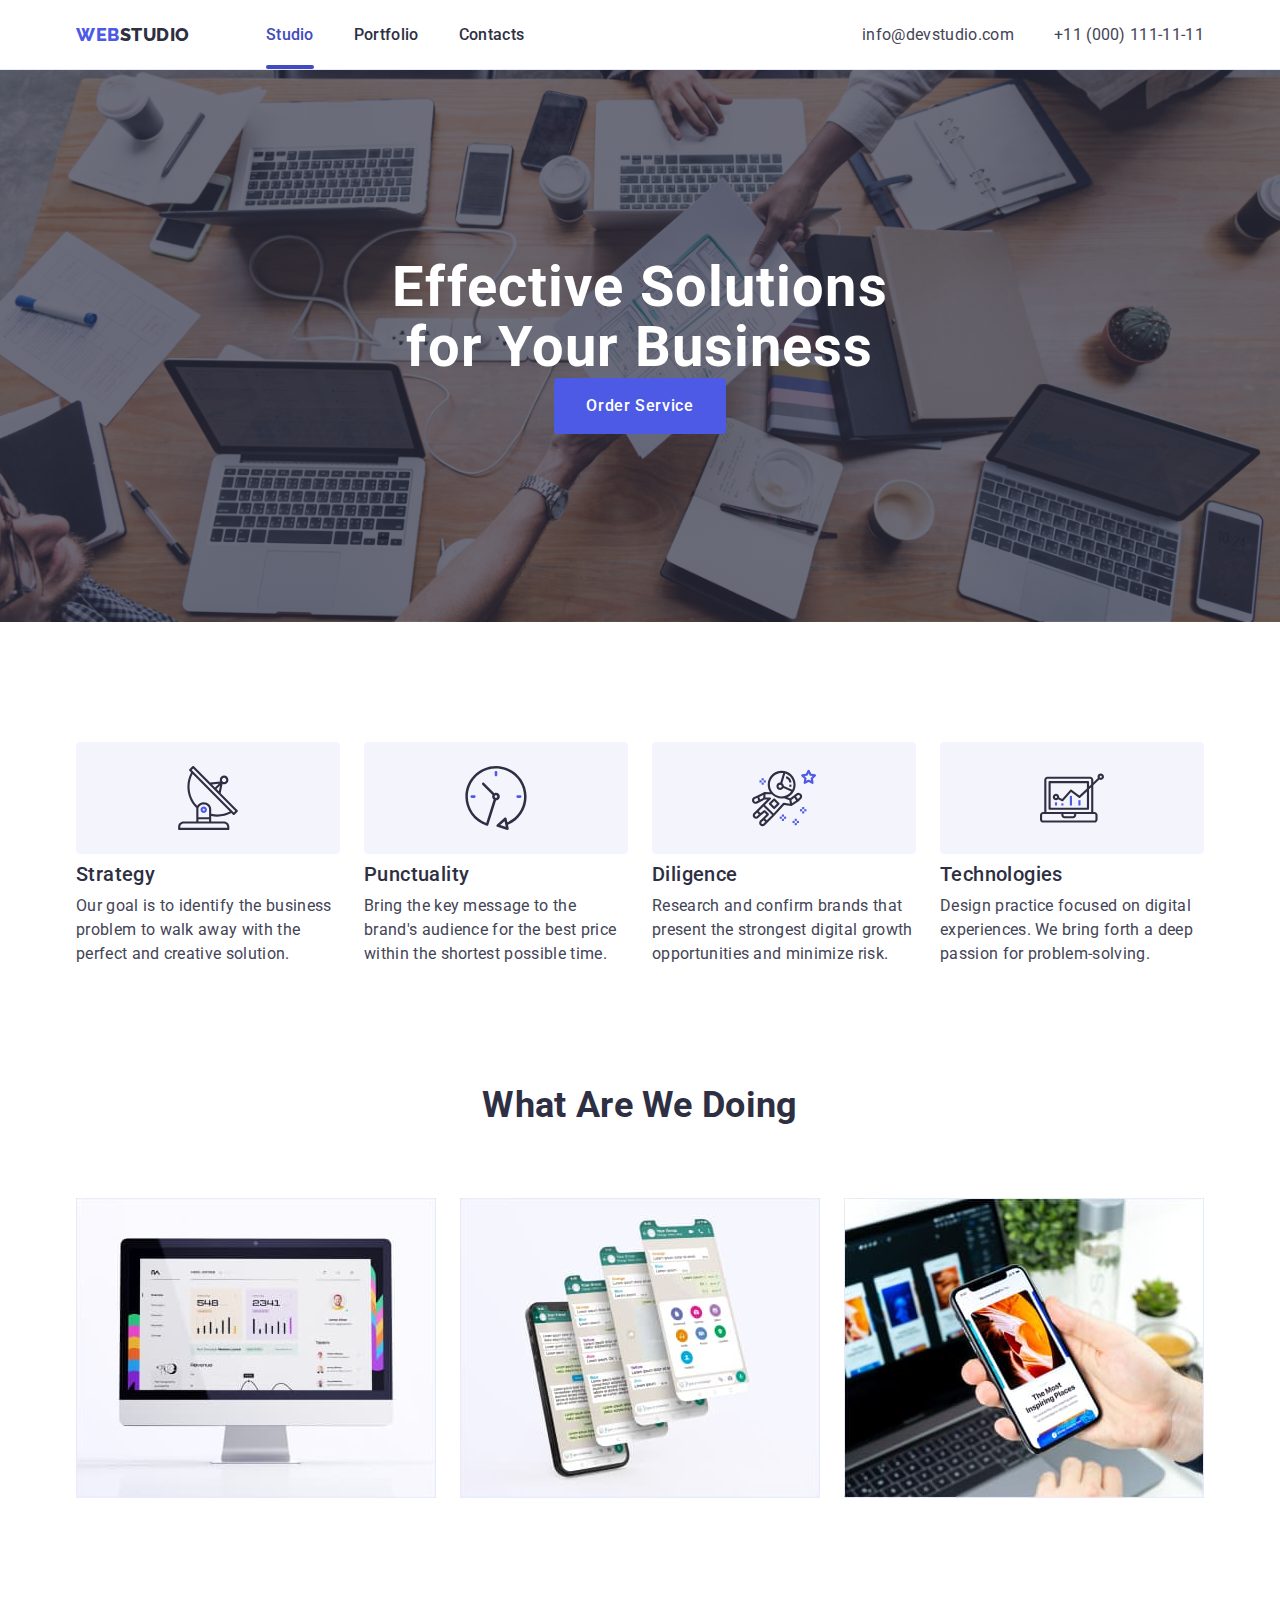
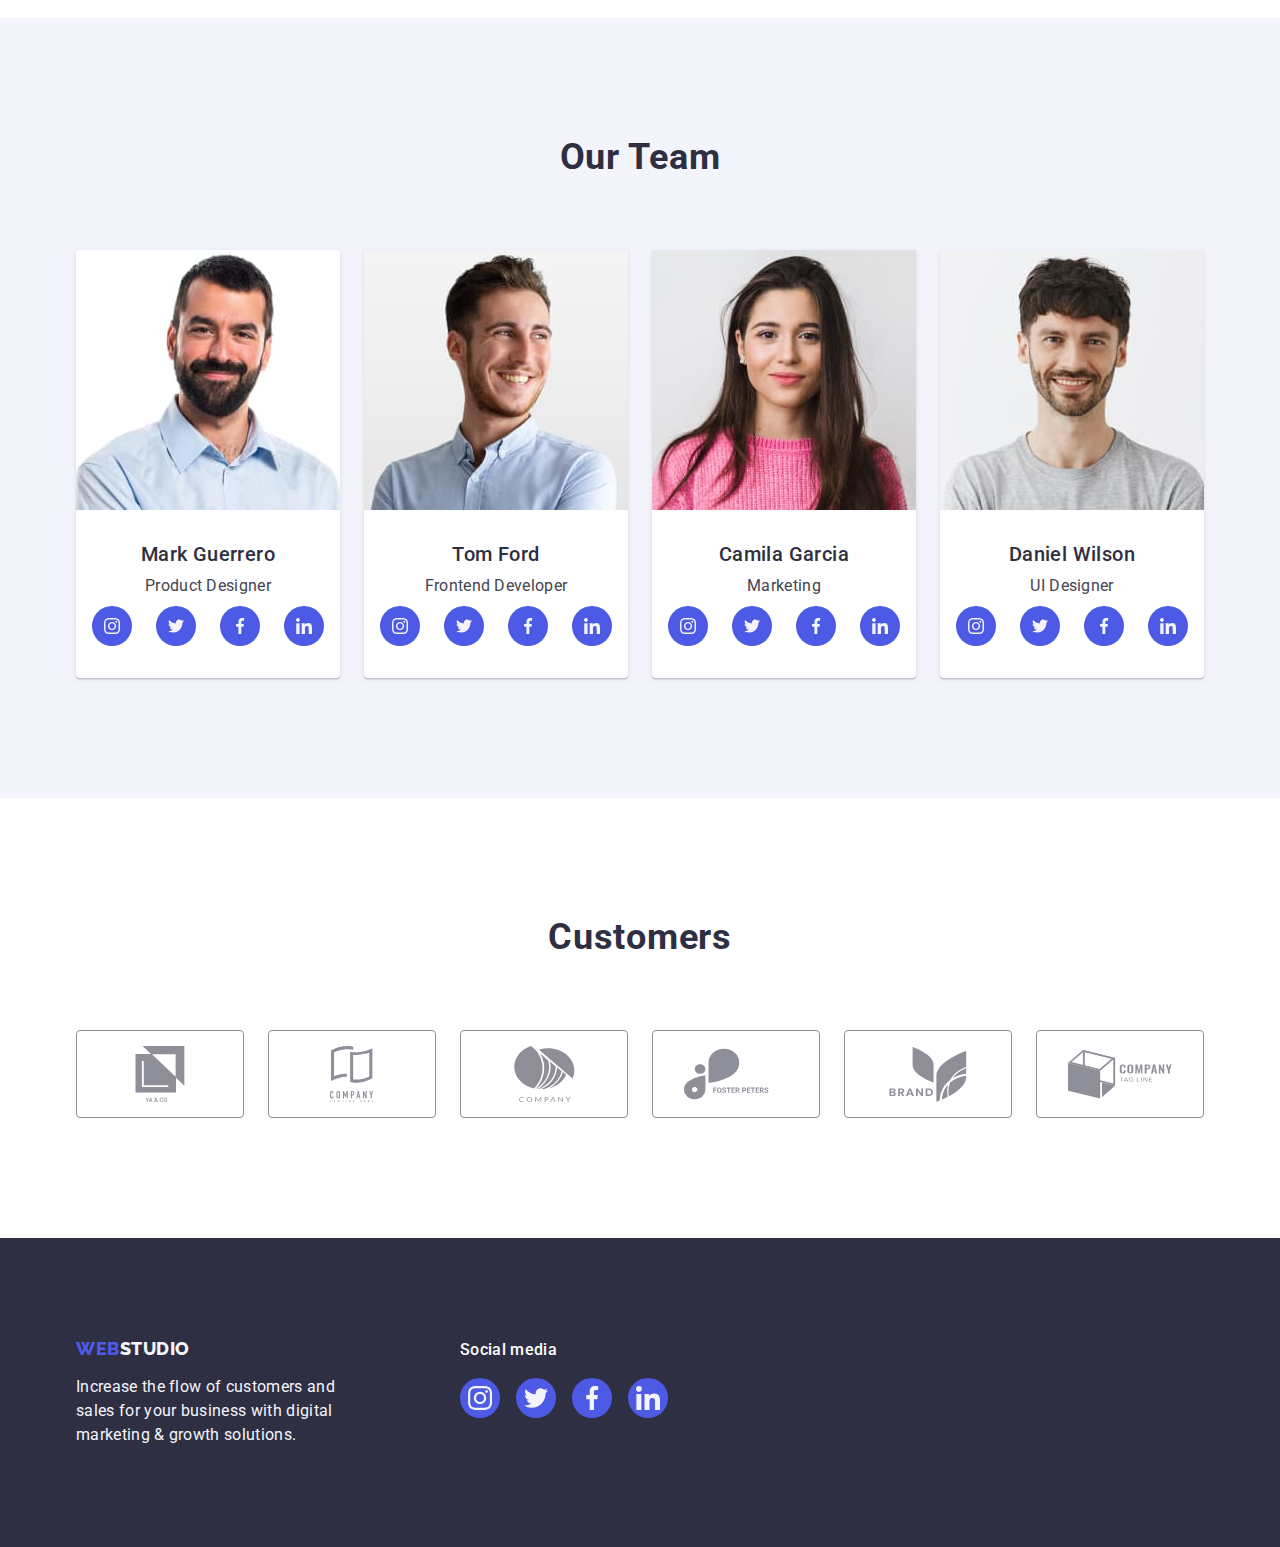
<file: index.html>
<!DOCTYPE html>
<html lang="en">
  <head>
    <meta charset="UTF-8" />
    <meta http-equiv="X-UA-Compatible" content="IE=edge" />
    <meta name="viewport" content="width=device-width, initial-scale=1.0" />
    <link
      rel="stylesheet"
      href="https://cdn.jsdelivr.net/npm/modern-normalize@1.1.0/modern-normalize.min.css"
    />
    <link href="./css/styles.css" rel="stylesheet" />
    <link rel="preconnect" href="https://fonts.googleapis.com" />
    <link rel="preconnect" href="https://fonts.gstatic.com" crossorigin />
    <link
      href="https://fonts.googleapis.com/css2?family=Raleway:wght@800&family=Roboto:wght@400;500;700;900&display=swap"
      rel="stylesheet"
    />
    
    <title>WebStudio</title>
 
    <header class="header">
      <div class="container header-container">
      <nav class="header-nav">
        <a href="./index.html" class="header-logo-link link"
          >Web<span class="header-logo-studio">Studio</span></a
        >
        <ul class="header-list list">
          <li class="header-item">
            <a href="./index.html" class="header-link link current"> Studio</a>
          </li>
          <li class="header-item">
            <a href="./portfolio.html" class="header-link link"> Portfolio</a>
          </li>
          <li class="header-item">
            <a href="" class="header-link link"> Contacts</a>
          </li>
        </ul>
      </nav>
      <address class="header-address">
        <ul class="contacts-list list">
          <li class="contacts-item">
            <a href="mailto:info@devstudio.com" class="contacts-link link"> info@devstudio.com </a>
          </li>
          <li class="contacts-item">
            <a href="tel:+110001111111" class="contacts-link link"> +11 (000) 111-11-11 </a>
          </li>
        </ul>
      </address>
      </div>
    </header>
    
    <main>
      <section class="hero">
        <div class="container">
        <h1 class="hero-title">Effective Solutions for Your Business</h1>
        <button type="button" class="hero-btn button" data-modal-open>Order Service</button>
        </div>
      </section>
      <section class="benefits">
        <div class="container">
        <h2 class="visually-hidden">Benefits</h2>
        
        <ul class="benefits-list list">
          <li class="benefits-item">
            <div class="benefits-logo">
              <svg class="benefits-logo-icon" width="64" height="64">
                <use href="./images/icons.svg#icon-antenna-1"></use>
              </svg>
            </div>
            <h3 class="benefits-title">Strategy</h3>
            <p class="benefits-text">
              Our goal is to identify the business problem to walk away with the
              perfect and creative solution.
            </p>
          </li>
          <li class="benefits-item">
            <div class="benefits-logo">
              <svg class="benefits-logo-icon" width="64" height="64">
                <use href="./images/icons.svg#icon-clock-1"></use>
              </svg>
            </div>
            <h3 class="benefits-title">Punctuality</h3>
            <p class="benefits-text">
              Bring the key message to the brand's audience for the best price
              within the shortest possible time.
            </p>
          </li>
          <li class="benefits-item">
            <div class="benefits-logo">
              <svg class="benefits-logo-icon" width="64" height="64">
                <use href="./images/icons.svg#icon-astronaut-1"></use>
              </svg>
            </div>
            <h3 class="benefits-title">Diligence</h3>
            <p class="benefits-text">
              Research and confirm brands that present the strongest digital
              growth opportunities and minimize risk.
            </p>
          </li>
          <li class="benefits-item">
            <div class="benefits-logo">
              <svg class="benefits-logo-icon" width="64" height="64">
                <use href="./images/icons.svg#icon-diagram-1"></use>
              </svg>
            </div>
            <h3 class="benefits-title">Technologies</h3>
            <p class="benefits-text">
              Design practice focused on digital experiences. We bring forth a
              deep passion for problem-solving.
            </p>
          </li>
        </ul>
        </div>
      </section>
      <section class="works">
        <div class="container">
        <h2 class="works-title">What are we doing</h2>
        <ul class="works-list list">
          <li class="works-item">
            <img src="./images/computer.jpg" alt="computer" width="360" />
          </li>
          <li class="works-item">
            <img src="./images/messages.jpg" alt="messages" width="360" />
          </li>
          <li class="works-item">
            <img src="./images/smartphone.jpg" alt="smartphone" width="360" />
          </li>
        </ul>
        </div>
      </section>
      <section class="team">
        <div class="container">
        <h2 class="team-title">Our Team</h2>
        <ul class="team-list list">
          <li class="team-item">
            <img
              src="./images/proguct-designer.jpg"
              alt="Product Designer"
              width="264"
            />
            <div class="team-text-contanier">
            <h3 class="team-item-title">Mark Guerrero</h3>
            <p class="team-item-text">Product Designer</p>
            
            <ul class="team-soc list">
              <li class="team-soc-item"><a class="team-soc-link link" href="" aria-label="instagram" target="_blank">
                <svg class="team-soc-icon" width="16" height="16">
                <use href="./images/icons.svg#icon-insta"></use> 
              </svg></a></li> 
              <li class="team-soc-item"><a class="team-soc-link link" href="" aria-label="twitter" target="_blank">  
                <svg class="team-soc-icon" width="16" height="16">
                <use href="./images/icons.svg#icon-twitter"></use> 
              </svg></a></li> 
              <li class="team-soc-item"><a class="team-soc-link link" href="" aria-label="facebook" target="_blank"> 
                <svg class="team-soc-icon" width="16" height="16">
                <use href="./images/icons.svg#icon-facebook"></use> 
              </svg></a></li> 
              <li class="team-soc-item"><a class="team-soc-link link" href="" aria-label="linkedin" target="_blank"> 
                <svg class="team-soc-icon" width="16" height="16">
                <use href="./images/icons.svg#icon-linkedin"></use>
              </svg></a></li>
            </ul>
            </div>
          </li>
          <li class="team-item">
            <img
              src="./images/frontend-developer.jpg"
              alt="Frontend Developer"
              width="264"
            />
            <div class="team-text-contanier">
            <h3 class="team-item-title">Tom Ford</h3>
            <p class="team-item-text">Frontend Developer</p>
            <ul class="team-soc list">
              <li class="team-soc-item"><a class="team-soc-link link" href="" aria-label="instagram" target="_blank">
                <svg class="team-soc-icon" width="16" height="16">
                <use href="./images/icons.svg#icon-insta"></use> 
              </svg></a></li> 
              <li class="team-soc-item"><a class="team-soc-link link" href="" aria-label="twitter" target="_blank">  
                <svg class="team-soc-icon" width="16" height="16">
                <use href="./images/icons.svg#icon-twitter"></use> 
              </svg></a></li> 
              <li class="team-soc-item"><a class="team-soc-link link" href="" aria-label="facebook" target="_blank"> 
                <svg class="team-soc-icon" width="16" height="16">
                <use href="./images/icons.svg#icon-facebook"></use> 
              </svg></a></li> 
              <li class="team-soc-item"><a class="team-soc-link link" href="" aria-label="linkedin" target="_blank"> 
                <svg class="team-soc-icon" width="16" height="16">
                <use href="./images/icons.svg#icon-linkedin"></use>
              </svg></a></li>
            </ul>
            </div>
          </li>
          <li class="team-item">
            <img src="./images/marketing.jpg" alt="Marketing" width="264" />
            <div class="team-text-contanier">
            <h3 class="team-item-title">Camila Garcia</h3>
            <p class="team-item-text">Marketing</p>
            <ul class="team-soc list">
              <li class="team-soc-item"><a class="team-soc-link link" href="" aria-label="instagram" target="_blank">
                <svg class="team-soc-icon" width="16" height="16">
                <use href="./images/icons.svg#icon-insta"></use> 
              </svg></a></li> 
              <li class="team-soc-item"><a class="team-soc-link link" href="" aria-label="twitter" target="_blank">  
                <svg class="team-soc-icon" width="16" height="16">
                <use href="./images/icons.svg#icon-twitter"></use> 
              </svg></a></li> 
              <li class="team-soc-item"><a class="team-soc-link link" href="" aria-label="facebook" target="_blank"> 
                <svg class="team-soc-icon" width="16" height="16">
                <use href="./images/icons.svg#icon-facebook"></use> 
              </svg></a></li> 
              <li class="team-soc-item"><a class="team-soc-link link" href="" aria-label="linkedin" target="_blank"> 
                <svg class="team-soc-icon" width="16" height="16">
                <use href="./images/icons.svg#icon-linkedin"></use>
              </svg></a></li>
            </ul>
            </div>
          </li>
          <li class="team-item">
            <img src="./images/ui-designer.jpg" alt="UI Designer" width="264" />
            <div class="team-text-contanier">
            <h3 class="team-item-title">Daniel Wilson</h3>
            <p class="team-item-text">UI Designer</p>
            <ul class="team-soc list">
             <li class="team-soc-item"><a class="team-soc-link link" href="" aria-label="instagram" target="_blank">
                <svg class="team-soc-icon" width="16" height="16">
                <use href="./images/icons.svg#icon-insta"></use> 
              </svg></a></li> 
              <li class="team-soc-item"><a class="team-soc-link link" href="" aria-label="twitter" target="_blank">  
                <svg class="team-soc-icon" width="16" height="16">
                <use href="./images/icons.svg#icon-twitter"></use> 
              </svg></a></li> 
              <li class="team-soc-item"><a class="team-soc-link link" href="" aria-label="facebook" target="_blank"> 
                <svg class="team-soc-icon" width="16" height="16">
                <use href="./images/icons.svg#icon-facebook"></use> 
              </svg></a></li> 
              <li class="team-soc-item"><a class="team-soc-link link" href="" aria-label="linkedin" target="_blank"> 
                <svg class="team-soc-icon" width="16" height="16">
                <use href="./images/icons.svg#icon-linkedin"></use>
              </svg></a></li>
            </ul>
            </div>
          </li>
        </ul>
        </div>
      </section>
      <section class="customers">
        <div class="container">
          <h2 class="customers-title">Customers</h2>
          <ul class="customers-list list">
            <li class="customers-list-item">
              <a class="customers-link link" href="">
                <svg class="customers-icon" width="104" height="56">
                  <use href="./images/icons.svg#icon-group"></use>
                </svg>
              </a>
            </li>
            <li class="customers-list-item">
              <a class="customers-link link" href="">
                <svg class="customers-icon" width="104" height="56">
                  <use href="./images/icons.svg#icon-group1"></use>
                </svg>
              </a>
            </li>
            <li class="customers-list-item">
              <a class="customers-link link" href="">
                <svg class="customers-icon" width="104" height="56">
                  <use href="./images/icons.svg#icon-group2"></use>
                </svg>
              </a>
            </li>
            <li class="customers-list-item">
              <a class="customers-link link" href="">
                <svg class="customers-icon" width="104" height="56">
                  <use href="./images/icons.svg#icon-group3"></use>
                </svg>
              </a>
            </li>
            <li class="customers-list-item">
              <a class="customers-link link" href="">
                <svg class="customers-icon" width="104" height="56">
                  <use href="./images/icons.svg#icon-group4"></use>
                </svg>
              </a>
            </li>
            <li class="customers-list-item">
              <a class="customers-link link" href="">
                <svg class="customers-icon" width="104" height="56">
                  <use href="./images/icons.svg#icon-group5"></use>
                </svg>
              </a>
            </li>
          </ul>
        </div>
      </section>
    </main>
    <footer class="footer">
      <div class="container footer-contanier">
        <div class="footer-logo">
      <a href="./index.html" class="footer-logo-link link"
        >Web<span class="footer-logo-studio">Studio</span></a
      >
      <p class="footer-text">
        Increase the flow of customers and sales for your business with digital
        marketing & growth solutions.
      </p>
      </div>
      <div class="footer-soc-media">
        <p class="footer-soc-text">Social media</p>
        <ul class="footer-soc list">
              <li class="footer-soc-item"><a class="footer-soc-link link" href="" aria-label="instagram" target="_blank">
                <svg class="footer-soc-icon" width="24" height="24">
                <use href="./images/icons.svg#icon-insta"></use> 
              </svg></a></li> 
              <li class="footer-soc-item"><a class="footer-soc-link link" href="" aria-label="twitter" target="_blank">  
                <svg class="footer-soc-icon" width="24" height="24">
                <use href="./images/icons.svg#icon-twitter"></use> 
              </svg></a></li> 
              <li class="footer-soc-item"><a class="footer-soc-link link" href="" aria-label="facebook" target="_blank"> 
                <svg class="footer-soc-icon" width="24" height="24">
                <use href="./images/icons.svg#icon-facebook"></use> 
              </svg></a></li> 
              <li class="footer-soc-item"><a class="footer-soc-link link" href="" aria-label="linkedin" target="_blank"> 
                <svg class="footer-soc-icon" width="24" height="24">
                <use href="./images/icons.svg#icon-linkedin"></use>
              </svg></a></li>
            </ul>
      </div>
      </div>
    </footer>
    <div class="backdrop is-hidden" data-modal>
      <div class="modal">
        <button type="button" class="modal-btn button" data-modal-close>
          <svg class="modal-btn-icon" width="8" height="8">
            <use href="./images/icons.svg#icon-close-black"></use>
          </svg>
        </button>
      </div>
    </div>
    <script src="./js/modal.js"></script>
  </body>
</html>
</file>
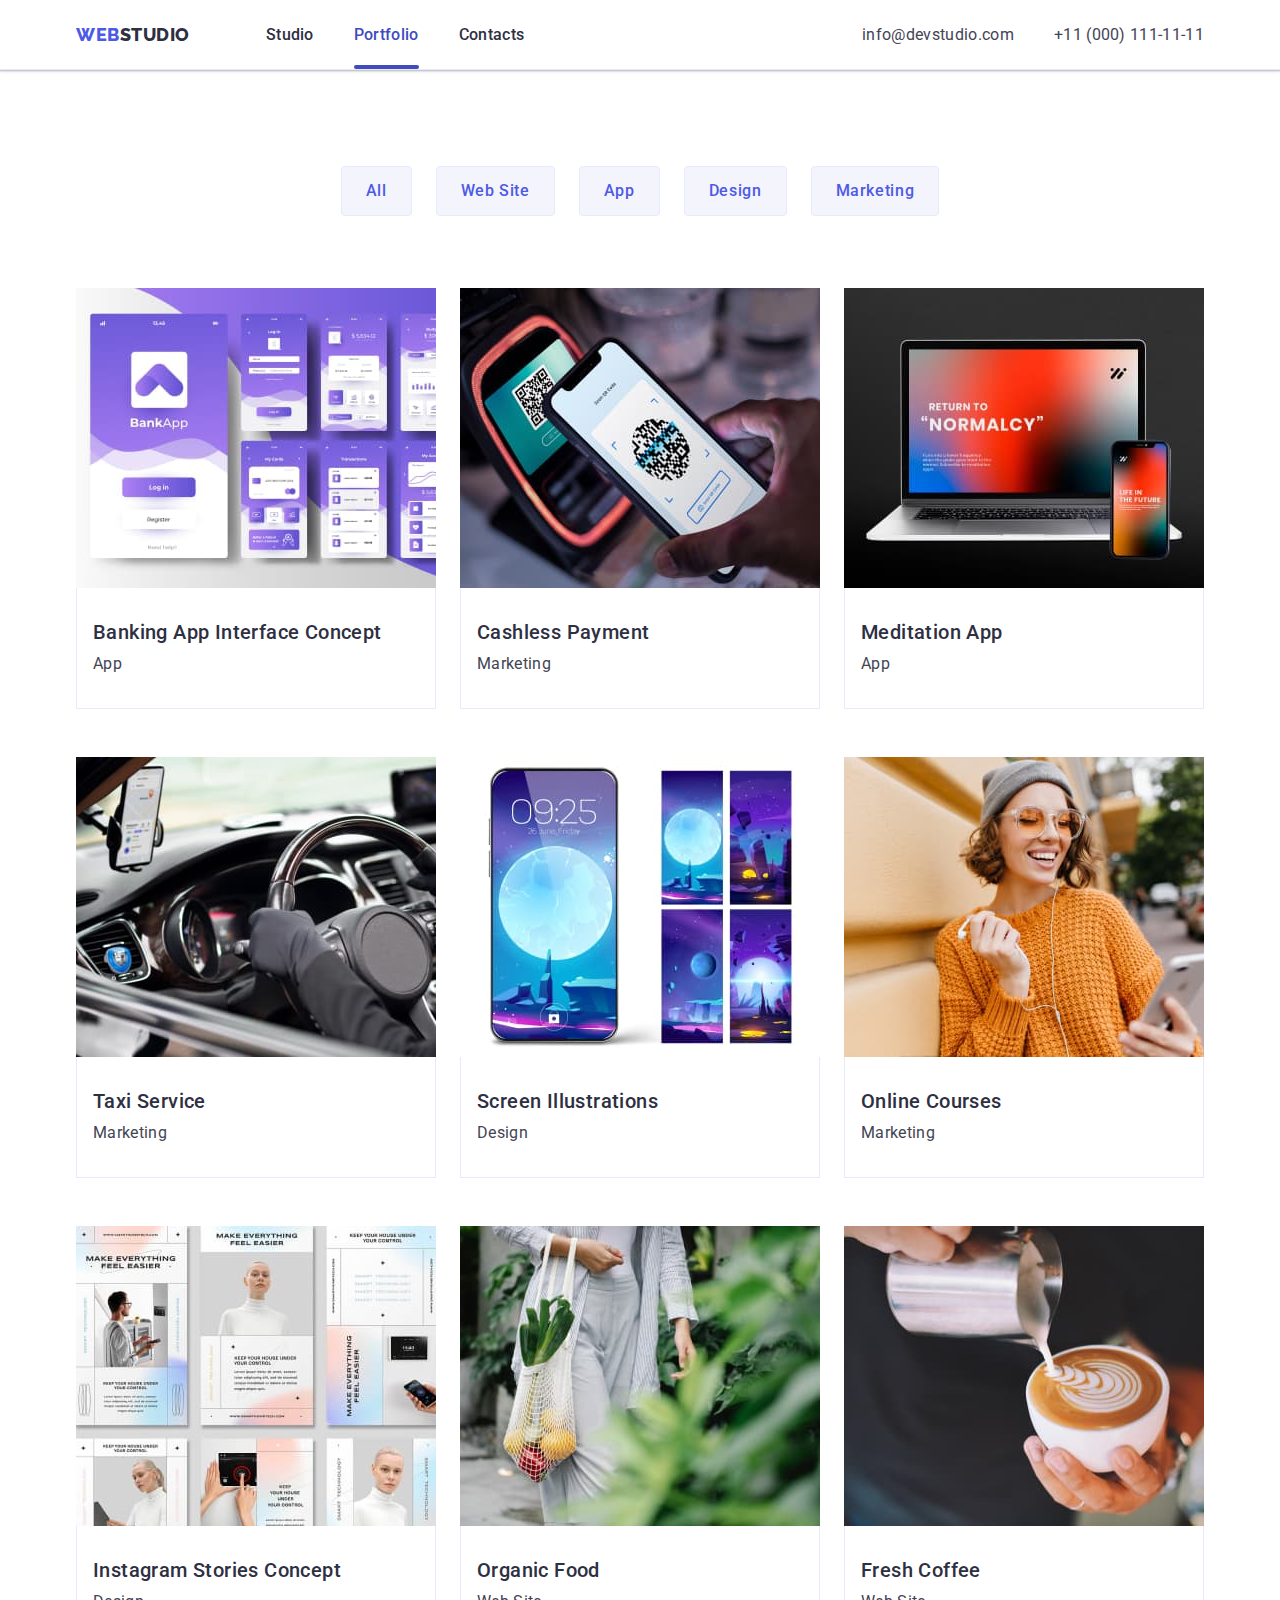
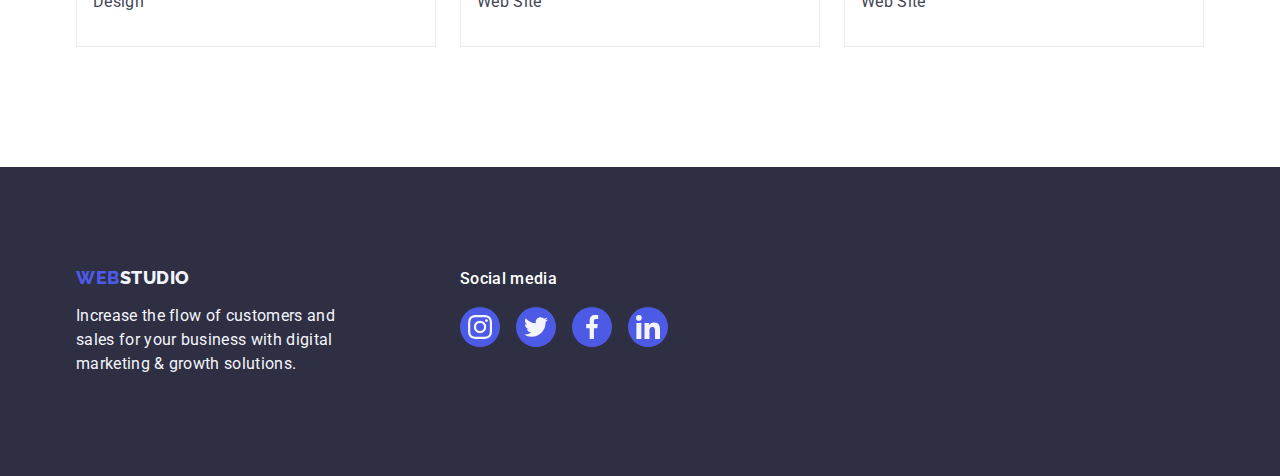
<file: portfolio.html>
<!DOCTYPE html>
<html lang="en">
  <head>
    <meta charset="UTF-8" />
    <meta http-equiv="X-UA-Compatible" content="IE=edge" />
    <meta name="viewport" content="width=device-width, initial-scale=1.0" />
    <link
      rel="stylesheet"
      href="https://cdn.jsdelivr.net/npm/modern-normalize@1.1.0/modern-normalize.min.css"
    />
    <link href="./css/styles.css" rel="stylesheet" />
    <link rel="preconnect" href="https://fonts.googleapis.com" />
    <link rel="preconnect" href="https://fonts.gstatic.com" crossorigin />
    <link
      href="https://fonts.googleapis.com/css2?family=Raleway:wght@800&family=Roboto:wght@400;500;700;900&display=swap"
      rel="stylesheet"
    />

    <title>Web Studio</title>
  </head>
  <body>
    <header class="header">
      <div class="container header-container">
        <nav class="header-nav">
          <a href="./index.html" class="header-logo-link link"
            >Web<span class="header-logo-studio">Studio</span></a
          >
          <ul class="header-list list">
            <li class="header-item">
              <a href="./index.html" class="header-link link"> Studio</a>
            </li>
            <li class="header-item">
              <a href="./portfolio.html" class="header-link current link">
                Portfolio</a
              >
            </li>
            <li class="header-item">
              <a href="" class="header-link link"> Contacts</a>
            </li>
          </ul>
        </nav>
        <address class="header-address">
          <ul class="contacts-list list">
            <li class="contacts-item">
              <a href="mailto:info@devstudio.com" class="contacts-link link">
                info@devstudio.com
              </a>
            </li>
            <li class="contacts-item">
              <a href="tel:+110001111111" class="contacts-link link">
                +11 (000) 111-11-11
              </a>
            </li>
          </ul>
        </address>
      </div>
    </header>
    <main>
      <section class="portfolio">
        <div class="container">
          <h1 class="visually-hidden">Portfolio</h1>
          <ul class="portfolio-list list">
            <li class="portfolio-item">
              <button type="button" class="portfolio-btn button">All</button>
            </li>
            <li class="portfolio-item">
              <button type="button" class="portfolio-btn button">
                Web Site
              </button>
            </li>
            <li class="portfolio-item">
              <button type="button" class="portfolio-btn button">App</button>
            </li>
            <li class="portfolio-item">
              <button type="button" class="portfolio-btn button">Design</button>
            </li>
            <li class="portfolio-item">
              <button type="button" class="portfolio-btn button">
                Marketing
              </button>
            </li>
          </ul>

          <ul class="projects-list list">
            <li class="projects-item">
              <a class="projects-link link" href="">
                <div class="projects-cover">
                  <img
                    class="projects-img"
                    src="./images/banking-app.jpg"
                    alt="Banking App"
                    width="360"
                  />

                  <p class="project-cover-text">
                    14 Stylish and User-Friendly App Design Concepts · Task
                    Manager App · Calorie Tracker App · Exotic Fruit Ecommerce
                    App · Cloud Storage App
                  </p>
                </div>
                <div class="project-text">
                  <h2 class="projects-item-title">
                    Banking App Interface Concept
                  </h2>
                  <p class="project-title-text">App</p>
                </div></a
              >
            </li>
            <li class="projects-item">
              <a class="projects-link link" href="">
                <div class="projects-cover">
                  <img
                    src="./images/cashless-payment.jpg"
                    alt="Cashless Payment"
                    width="360"
                  />

                  <p class="project-cover-text">
                    14 Stylish and User-Friendly App Design Concepts · Task
                    Manager App · Calorie Tracker App · Exotic Fruit Ecommerce
                    App · Cloud Storage App
                  </p>
                </div>
                <div class="project-text">
                  <h2 class="projects-item-title">Cashless Payment</h2>
                  <p class="project-title-text">Marketing</p>
                </div></a
              >
            </li>
            <li class="projects-item">
              <a class="projects-link link" href="">
                <div class="projects-cover">
                  <img
                    src="./images/meditation-app.jpg"
                    alt="Meditation App"
                    width="360"
                  />

                  <p class="project-cover-text">
                    14 Stylish and User-Friendly App Design Concepts · Task
                    Manager App · Calorie Tracker App · Exotic Fruit Ecommerce
                    App · Cloud Storage App
                  </p>
                </div>
                <div class="project-text">
                  <h2 class="projects-item-title">Meditation App</h2>
                  <p class="project-title-text">App</p>
                </div></a
              >
            </li>

            <li class="projects-item">
              <a class="projects-link link" href="">
                <div class="projects-cover">
                  <img
                    src="./images/taxi-service.jpg"
                    alt="Taxi Service"
                    width="360"
                  />

                  <p class="project-cover-text">
                    14 Stylish and User-Friendly App Design Concepts · Task
                    Manager App · Calorie Tracker App · Exotic Fruit Ecommerce
                    App · Cloud Storage App
                  </p>
                </div>
                <div class="project-text">
                  <h2 class="projects-item-title">Taxi Service</h2>
                  <p class="project-title-text">Marketing</p>
                </div></a
              >
            </li>
            <li class="projects-item">
              <a class="projects-link link" href="">
                <div class="projects-cover">
                  <img
                    src="./images/screen-illustration.jpg"
                    alt="Screen Illustrations"
                    width="360"
                  />

                  <p class="project-cover-text">
                    14 Stylish and User-Friendly App Design Concepts · Task
                    Manager App · Calorie Tracker App · Exotic Fruit Ecommerce
                    App · Cloud Storage App
                  </p>
                </div>
                <div class="project-text">
                  <h2 class="projects-item-title">Screen Illustrations</h2>
                  <p class="project-title-text">Design</p>
                </div></a
              >
            </li>
            <li class="projects-item">
              <a class="projects-link link" href="">
                <div class="projects-cover">
                  <img
                    src="./images/online-courses.jpg"
                    alt="Online Courses"
                    width="360"
                  />

                  <p class="project-cover-text">
                    14 Stylish and User-Friendly App Design Concepts · Task
                    Manager App · Calorie Tracker App · Exotic Fruit Ecommerce
                    App · Cloud Storage App
                  </p>
                </div>
                <div class="project-text">
                  <h2 class="projects-item-title">Online Courses</h2>
                  <p class="project-title-text">Marketing</p>
                </div></a
              >
            </li>

            <li class="projects-item">
              <a class="projects-link link" href="">
                <div class="projects-cover">
                  <img
                    src="./images/instadram-stories.jpg"
                    alt="Instagram Stories Concept"
                    width="360"
                  />

                  <p class="project-cover-text">
                    14 Stylish and User-Friendly App Design Concepts · Task
                    Manager App · Calorie Tracker App · Exotic Fruit Ecommerce
                    App · Cloud Storage App
                  </p>
                </div>
                <div class="project-text">
                  <h2 class="projects-item-title">Instagram Stories Concept</h2>
                  <p class="project-title-text">Design</p>
                </div>
              </a>
            </li>
            <li class="projects-item">
              <a class="projects-link link" href="">
                <div class="projects-cover">
                  <img
                    src="./images/organic-food.jpg"
                    alt="Organic Food"
                    width="360"
                  />

                  <p class="project-cover-text">
                    14 Stylish and User-Friendly App Design Concepts · Task
                    Manager App · Calorie Tracker App · Exotic Fruit Ecommerce
                    App · Cloud Storage App
                  </p>
                </div>
                <div class="project-text">
                  <h2 class="projects-item-title">Organic Food</h2>
                  <p class="project-title-text">Web Site</p>
                </div>
              </a>
            </li>
            <li class="projects-item">
              <a class="projects-link link" href="">
                <div class="projects-cover">
                  <img
                    src="./images/fresh-coffee.jpg"
                    alt="Fresh Coffee"
                    width="360"
                  />

                  <p class="project-cover-text">
                    14 Stylish and User-Friendly App Design Concepts · Task
                    Manager App · Calorie Tracker App · Exotic Fruit Ecommerce
                    App · Cloud Storage App
                  </p>
                </div>
                <div class="project-text">
                  <h2 class="projects-item-title">Fresh Coffee</h2>
                  <p class="project-title-text">Web Site</p>
                </div>
              </a>
            </li>
          </ul>
        </div>
      </section>
    </main>
    <footer class="footer">
      <div class="container footer-contanier">
        <div class="footer-logo">
          <a href="./index.html" class="footer-logo-link link"
            >Web<span class="footer-logo-studio">Studio</span></a
          >
          <p class="footer-text">
            Increase the flow of customers and sales for your business with
            digital marketing & growth solutions.
          </p>
        </div>
        <div class="footer-soc-media">
          <p class="footer-soc-text">Social media</p>
          <ul class="footer-soc list">
            <li class="footer-soc-item">
              <a
                class="footer-soc-link link"
                href=""
                aria-label="instagram"
                target="_blank"
                ><svg class="footer-soc-icon" width="24" height="24">
                  <use href="./images/icons.svg#icon-insta"></use>
                </svg>
              </a>
            </li>
            <li class="footer-soc-item">
              <a
                class="footer-soc-link link"
                href=""
                aria-label="twitter"
                target="_blank"
                ><svg class="footer-soc-icon" width="24" height="24">
                  <use href="./images/icons.svg#icon-twitter"></use>
                </svg>
              </a>
            </li>
            <li class="footer-soc-item">
              <a
                class="footer-soc-link link"
                href=""
                aria-label="facebook"
                target="_blank"
              >
                <svg class="footer-soc-icon" width="24" height="24">
                  <use href="./images/icons.svg#icon-facebook"></use>
                </svg>
              </a>
            </li>
            <li class="footer-soc-item">
              <a
                class="footer-soc-link link"
                href=""
                aria-label="linkedin"
                target="_blank"
              >
                <svg class="footer-soc-icon" width="24" height="24">
                  <use href="./images/icons.svg#icon-linkedin"></use>
                </svg>
              </a>
            </li>
          </ul>
        </div>
      </div>
    </footer>
  </body>
</html>
</file>
<file: css/styles.css>
:root {
  --body-text: #434455;
  --subtletext: #8e8f99;
  --primary-brand: #4d5ae5;
  --ocean: #404bbf;
  --dark: #2e2f42;
  --success: #31d0aa;
  --accent-color: #e7e9fc;
  --light: #f4f4fd;
  --white: #ffffff;
  --modal-background: #fcfcfc;
  --transition: 250ms cubic-bezier(0.4, 0, 0.2, 1);
}

body {
  font-family: 'Roboto', sans-serif;
  font-size: 16px;
  line-height: 1.5;
  letter-spacing: 0.02em;
  background-color: var(--white);
  color: var(--body-text);
}
p,
h1,
h2,
h3,
h4,
h5,
h6 {
  margin-top: 0;
  margin-bottom: 0;
}

img {
  display: block;
  max-width: 100%;
}
.link {
  text-decoration: none;
}
.list {
  list-style-type: none;
  margin-top: 0;
  margin-bottom: 0;
  padding-left: 0;
}
.container {
  width: 100%;
  max-width: 1158px;
  padding: 0 15px;
  margin: 0 auto;
}
.button {
  cursor: pointer;
  border: none;
  border-radius: 4px;
}
.section {
  padding-top: 120px;
  padding-bottom: 120px;
}
.visually-hidden {
  position: absolute;
  width: 1px;
  height: 1px;
  margin: -1px;
  border: 0;
  padding: 0;

  white-space: nowrap;
  clip-path: inset(100%);
  clip: rect(0 0 0 0);
  overflow: hidden;
}

.header {
  border-bottom: 1px solid var(--accent-color);
  box-shadow: 0px 2px 1px rgba(46, 47, 66, 0.08),
    0px 1px 1px rgba(46, 47, 66, 0.16), 0px 1px 6px rgba(46, 47, 66, 0.08);
}
.header-container {
  display: flex;
  align-items: center;
}
.header-nav {
  display: flex;
  align-items: center;
}

.header-logo-link {
  font-family: 'Raleway', sans-serif;
  font-weight: 800;
  font-size: 18px;
  line-height: 1.17;
  letter-spacing: 0.03em;
  text-decoration: none;
  text-transform: uppercase;
  color: var(--primary-brand);
  padding: 24px 0;
  margin-right: 76px;
}

.header-logo-studio {
  font-family: 'Raleway', sans-serif;
  font-weight: 800;
  font-size: 18px;
  line-height: 1.17;
  letter-spacing: 0.03em;
  text-decoration: none;
  text-transform: uppercase;
  color: var(--dark);
}
.header-list {
  display: flex;
  gap: 40px;
}
.header-link {
  font-weight: 500;
  color: var(--dark);
  padding: 24px 0;
  transition: color var(--transition);
}

.header-link:hover,
.header-link:focus {
  color: var(--ocean);
}
.current {
  position: relative;
  color: var(--ocean);
}
.current::after {
  content: '';
  position: absolute;
  left: 0;
  bottom: -1px;
  height: 4px;
  width: 100%;
  background-color: var(--ocean);
  border-radius: 2px;
}

.header-address {
  font-style: normal;
  margin-left: auto;
}

.contacts-list {
  display: flex;
  gap: 40px;
}

.contacts-link {
  color: var(--body-text);
  padding: 24px 0;
  transition: color var(--transition);
}

.contacts-link:hover,
.contacts-link:focus {
  color: var(--ocean);
}

.hero {
  background-color: var(--dark);
  background-image: linear-gradient(
      rgba(46, 47, 66, 0.7),
      rgba(46, 47, 66, 0.7)
    ),
    url(../images/hero-bg.jpg);
  background-repeat: no-repeat;
  background-position: center;
  background-size: cover;
  margin: 0 auto;
  padding: 188px 0;
  max-width: 1440px;
}

.hero-title {
  font-size: 56px;
  font-weight: 700;
  line-height: 1.07;
  text-align: center;
  letter-spacing: 0.02em;
  color: var(--white);
  max-width: 496px;
  margin-bottom: 48px;
  margin: 0 auto;
}
.hero-btn {
  font-family: inherit;
  font-weight: 500;
  font-size: 16px;
  line-height: 1.5;
  letter-spacing: 0.04em;
  background-color: var(--primary-brand);
  color: var(--white);
  margin-top: 0;
  margin-left: auto;
  margin-right: auto;
  display: block;
  min-width: 169px;
  padding: 16px 32px;
  border-radius: 4px;
  border: none;
  transition: background-color var(--transition);
}
.hero-btn:hover,
.hero-btn:focus {
  background-color: var(--ocean);
}
.benefits {
  padding: 120px 0;
}
.benefits-list {
  list-style: none;
  display: flex;
  gap: 24px;
}
.benefits-item {
  width: calc((100%-24px) / 4);
}
.benefits-logo {
  background-color: var(--light);
  border-radius: 4px;
  width: 264px;
  height: 112px;
  display: flex;
  align-items: center;
  justify-content: center;
  margin-bottom: 8px;
}

.benefits-title {
  font-weight: 500;
  font-size: 20px;
  line-height: 1.2;
  letter-spacing: 0.02em;

  color: var(--dark);
  margin-bottom: 8px;
}
.works {
  padding-bottom: 120px;
}
.works-title {
  font-weight: 700;
  font-size: 36px;
  line-height: 1.11;
  text-align: center;
  text-transform: capitalize;
  color: var(--dark);
  margin-bottom: 72px;
}
.works-list {
  display: flex;
  gap: 24px;
  justify-content: center;
}
.works-item {
  flex-basis: calc((100%-2 * 24) / 3);
}
.works-item:last-child {
  margin-right: 0;
}
.team {
  background-color: var(--light);
  padding: 120px 0;
}

.team-title {
  font-weight: 700;
  font-size: 36px;
  line-height: 1.11;
  text-align: center;
  letter-spacing: 0.02em;
  text-transform: capitalize;
  color: var(--dark);
  margin-bottom: 72px;
}
.team-list {
  display: flex;
  gap: 24px;
  justify-content: center;
}
.team-item {
  width: calc((100%-3 * 24px) / 4);
  background-color: var(--white);
  box-shadow: 0px 1px 6px rgba(46, 47, 66, 0.08),
    0px 1px 1px rgba(46, 47, 66, 0.16), 0px 2px 1px rgba(46, 47, 66, 0.08);
  border-radius: 0px 0px 4px 4px;
}
.team-text-contanier {
  padding: 32px 0;
}
.team-item-title {
  font-weight: 500;
  font-size: 20px;
  line-height: 1.2;
  letter-spacing: 0.02em;
  color: var(--dark);
  text-align: center;
  margin-bottom: 8px;
}
.team-item-text {
  text-align: center;
}
.team-soc {
  display: flex;
  gap: 24px;
  margin-top: 8px;
  justify-content: center;
}
.team-soc-item {
  width: 40px;
  height: 40px;
}
.team-soc-link {
  width: 100%;
  height: 40px;
  border-radius: 50%;
  background-color: var(--primary-brand);
  display: flex;
  align-items: center;
  justify-content: center;
  transition: background-color var(--transition);
  color: var(--light);
}
.team-soc-icon {
  fill: currentColor;
}
.team-soc-link:hover,
.team-soc-link:focus {
  background-color: var(--ocean);
}

/* CUSTOMERS */
.customers {
  padding: 120px 0;
}
.customers-title {
  font-weight: 700;
  font-size: 36px;
  line-height: 1.11;
  text-align: center;
  letter-spacing: 0.02em;
  text-transform: capitalize;
  color: var(--dark);
  margin-bottom: 72px;
}
.customers-list {
  display: flex;
  gap: 24px;
}

.customers-list-item {
  width: calc((100% - 120px) / 6);
  height: 88px;
}
.customers-link {
  width: 100%;
  height: 100%;
  border: 1px solid #8e8f99;
  border-radius: 4px;
  display: flex;
  align-items: center;
  justify-content: center;
  color: var(--subtletext);
  transition: color var(--transition), border-color var(--transition);
}
.customers-icon {
  fill: currentColor;
}
.customers-link:hover,
.customers-link:focus {
  color: var(--ocean);
  border-color: var(--ocean);
}

.customers-link:hover .customers-icon,
.customers-link:focus .customers-icon {
  fill: var(--ocean);
}

/* PORTFOLIO */

.portfolio {
  padding-top: 96px;
  padding-bottom: 120px;
}
.portfolio-list {
  display: flex;
  margin-right: auto;
  gap: 24px;
  justify-content: center;
  margin-bottom: 72px;
}

.portfolio-btn {
  font-family: inherit;
  background-color: var(--light);
  color: var(--primary-brand);
  font-weight: 500;
  font-size: 16px;
  line-height: 1.5;
  letter-spacing: 0.04em;
  border: 1px solid var(--accent-color);
  border-radius: 4px;
  padding: 12px 24px;
  transition: background-color var(--transition), color var(--transition),
    border-color var(--transition), box-shadow var(--transition);
}
.portfolio-btn:hover,
.portfolio-btn:focus {
  background-color: var(--ocean);
  color: var(--white);
  border: 1px solid transparent;
  box-shadow: 0px 3px 1px rgba(0, 0, 0, 0.1), 0px 2px 1px rgba(0, 0, 0, 0.08),
    0px 2px 2px rgba(0, 0, 0, 0.12);
}
.projects-list {
  margin-top: 0;
  display: flex;
  flex-wrap: wrap;
  row-gap: 48px;
  column-gap: 24px;
}
.projects-item {
  width: calc((100%-48px) / 3);
}
.projects-link {
  display: block;
  transition: box-shadow var(--transition);
}
.projects-link:hover,
.projects-link:focus {
  box-shadow: 0px 1px 6px rgba(46, 47, 66, 0.08),
    0px 1px 1px rgba(46, 47, 66, 0.16), 0px 2px 1px rgba(46, 47, 66, 0.08);
}
.projects-cover {
  position: relative;
  overflow: hidden;
}
.project-cover-text {
  font-size: 16px;
  line-height: 1.5;
  letter-spacing: 0.02em;
  position: absolute;
  top: 0;
  height: 100%;
  width: 100%;
  padding: 40px 32px;
  background-color: var(--primary-brand);
  color: var(--light);
  box-shadow: 0px 4px 4px rgba(0, 0, 0, 0.25);
  transform: translateY(100%);
  transition: transform var(--transition);
}

.projects-link:hover .project-cover-text,
.projects-link:focus .project-cover-text {
  transform: translateY(0);
}

.project-text {
  padding: 32px 16px;
  border: 1px solid var(--accent-color);
  border-top: none;
}

.projects-item-title {
  font-weight: 500;
  font-size: 20px;
  line-height: 1.2;
  letter-spacing: 0.02em;
  color: var(--dark);
  margin-bottom: 8px;
}
.project-title-text {
  font-size: 16px;
  line-height: 1.5;
  letter-spacing: 0.02em;
  color: var(--body-text);
}

/* FOOTER */
.footer {
  background-color: var(--dark);
  padding: 100px 0;
}
.footer-contanier {
  display: flex;
  align-items: baseline;
}
.footer-logo {
  margin-right: 120px;
}
.footer-logo-link {
  font-family: 'Raleway', sans-serif;
  font-weight: 800;
  font-size: 18px;
  line-height: 1.17;
  letter-spacing: 0.03em;
  text-transform: uppercase;
  color: var(--primary-brand);
  display: inline-block;
  margin-bottom: 16px;
}
.footer-logo-studio {
  font-family: 'Raleway', sans-serif;
  font-weight: 800;
  font-size: 18px;
  line-height: 1.17;
  letter-spacing: 0.03em;
  text-transform: uppercase;
  color: var(--light);
}
.footer-text {
  color: var(--light);
  max-width: 264px;
}

.footer-soc-text {
  color: var(--white);
  font-weight: 500;
  margin-bottom: 16px;
}
.footer-soc {
  display: flex;
  gap: 16px;
  justify-content: center;
}
.footer-soc-link {
  width: 40px;
  height: 40px;
  border-radius: 50%;
  background-color: var(--primary-brand);
  display: flex;
  align-items: center;
  justify-content: center;
  transition: background-color var(--transition);
  color: var(--light);
}
.footer-soc-icon {
  fill: currentColor;
}
.footer-soc-link:hover,
.footer-soc-link:focus {
  background-color: var(--success);
}

.backdrop {
  position: fixed;
  top: 0;
  z-index: 2;
  width: 100%;
  height: 100%;
  background-color: rgba(46, 47, 66, 0.4);
  transition: visibility var(--transition), opacity var(--transition);
}
.is-hidden {
  visibility: hidden;
  opacity: 0;
  pointer-events: none;
}
.modal {
  position: absolute;
  width: 408px;
  min-height: 584px;
  left: 50%;
  top: 50%;
  transform: translate(-50%, -50%) scale(1);
  transition: transform var(--transition);
  background-color: #fcfcfc;
  box-shadow: 0px 1px 1px rgba(0, 0, 0, 0.14), 0px 1px 3px rgba(0, 0, 0, 0.12),
    0px 2px 1px rgba(0, 0, 0, 0.2);
  border-radius: 4px;
}
.backdrop.is-hidden .modal {
  transform: translate(-50%, -50%) scale(0);
}
.modal-btn {
  position: absolute;
  top: 24px;
  right: 24px;
  width: 24px;
  height: 24px;
  background-color: var(--accent-color);
  border: 1px solid rgba(0, 0, 0, 0.1);
  border-radius: 50%;
  display: flex;
  align-items: center;
  justify-content: center;
  padding: 0;
  transition: background-color var(--transition), border var(--transition);
}
.modal-btn:hover,
.modal-btn:focus {
  background-color: var(--ocean);
  border: none;
}
.modal-btn-icon {
  transition: fill var(--transition);
}
.modal-btn:hover .modal-btn-icon,
.modal-btn:focus .modal-btn-icon {
  fill: var(--white);
}
</file>
